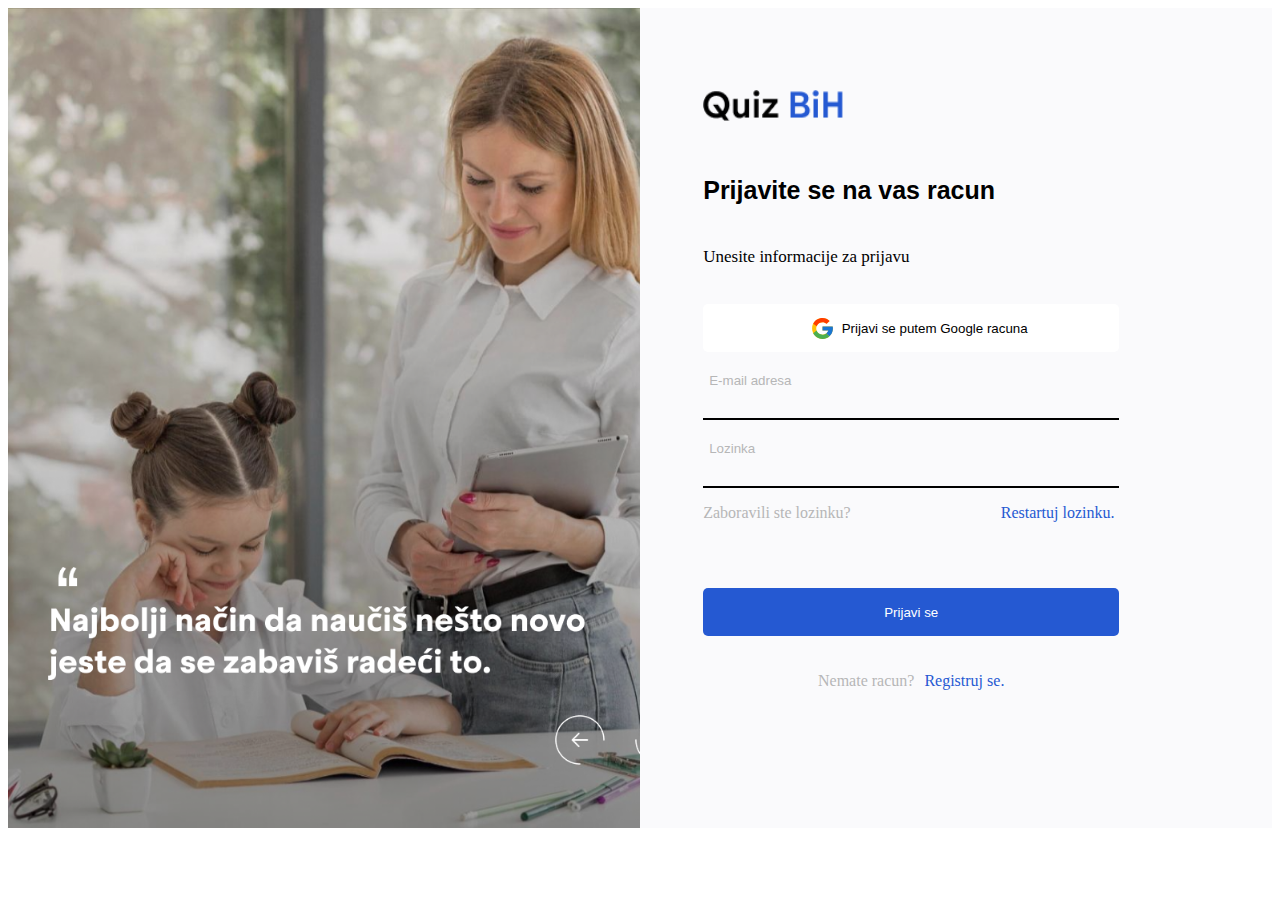
<file: log in/index.html>
<!DOCTYPE html>
<html lang="en">
<head>
    <meta charset="UTF-8">
    <meta http-equiv="X-UA-Compatible" content="IE=edge">
    <meta name="viewport" content="width=device-width, initial-scale=1.0">
    <title>Document</title>
    <link rel="stylesheet" href="style.css">
</head>
<body>
    <div class="parent">
        <div class="left">
            <img class="velikaslika" src="./Frame 35.png">
        </div>
        <div class="right">
            <div class="right1">
            <img class="logo" src="./Quiz BiH copy.png">
            <p class="naslov">Prijavite se na vas racun</p>
            <p class="podnaslov">Unesite informacije za prijavu</p>
            <button class="btn">
                <img class="btnslika" src="./icons8-google.svg">
                <p class="btntext">Prijavi se putem Google racuna</p>
            </button>

<button class="email">E-mail adresa</button>
        <button class="lozinka">Lozinka</button>
        <div class="malitextovi">
        <p class="malitext1">Zaboravili ste lozinku?</p>
        <p class="malitext2">Restartuj lozinku.</p>
        </div>
        <button class="prijavabtn">Prijavi se</button>
        <div class="malitextovi2">
        <p class="malitext3">Nemate racun?</p>
        <p class="malitext4">Registruj se.</p>
</div>
</div>
        </div>

    </div>
    <script src="./login.js"></script>
</body>
</html>
</file>
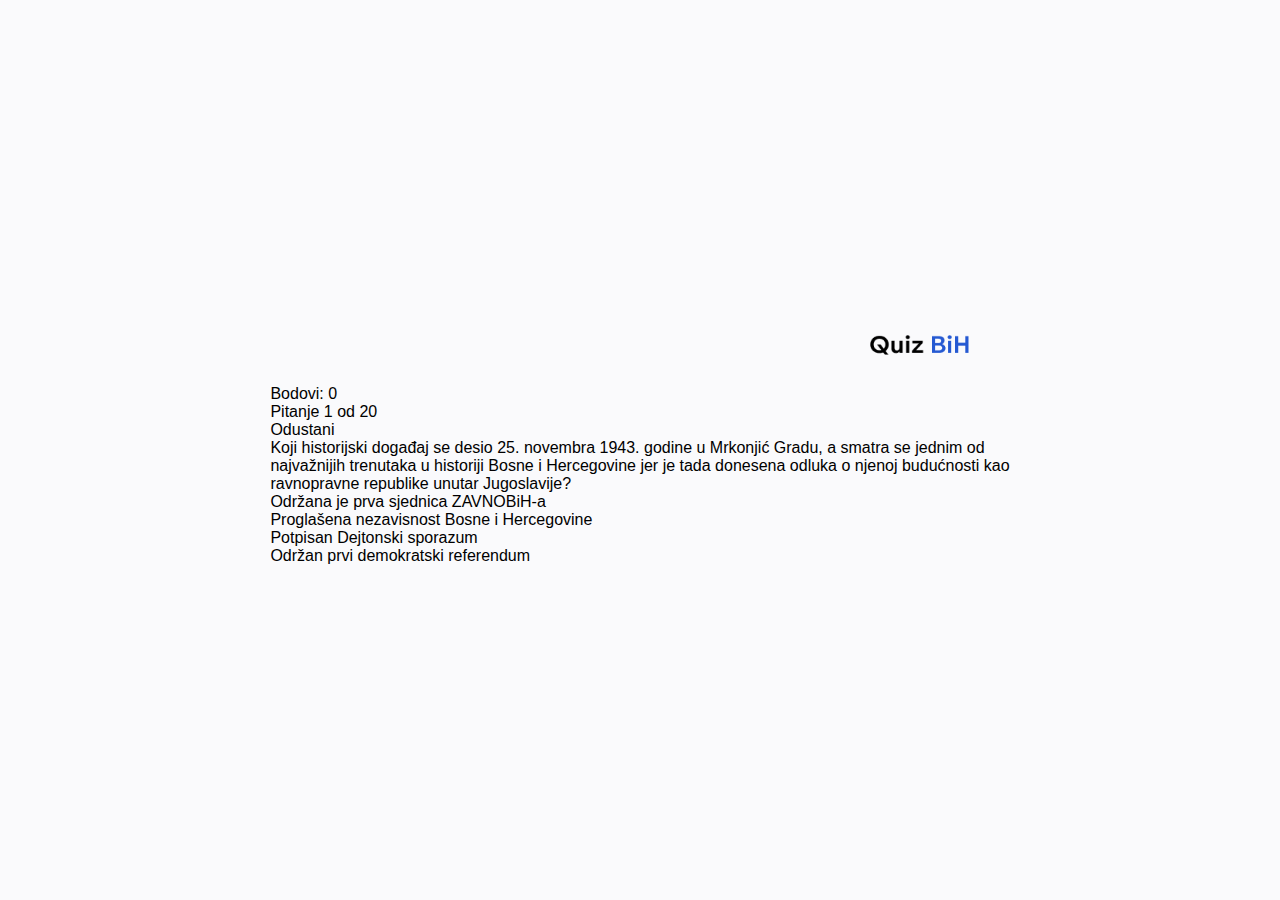
<file: quiz/index.html>
<!DOCTYPE html>
<html lang="en">
<head>
    <meta charset="UTF-8">
    <meta name="viewport" content="width=device-width, initial-scale=1.0">
    <title>Document</title>
    <link rel="stylesheet" href="./style.css">
</head>
<body>
    <div id="parent">
        <div class="slika">
            <img src="../log in/Quiz BiH copy.png" class="logo">
        </div>
        <div class="nav">
            <div class="bodovi">
                <p>Bodovi: 0</p>
            </div>
            <div class="brojPitanja">
                <p>Pitanje 1 od 20</p>
            </div>
            <div class="odustani">
                <p>Odustani</p>
            </div>
        </div>
        <div class="pitanje">
            <p class="question">Koji historijski događaj se desio 25. novembra 1943. godine u Mrkonjić Gradu, a smatra se jednim od <br>najvažnijih trenutaka u historiji Bosne i Hercegovine jer je tada donesena odluka o njenoj budućnosti kao <br>ravnopravne republike unutar Jugoslavije?</p>
        </div>
    <div class="odgovori">
        <div class="odgovor">
            <p>Održana je prva sjednica ZAVNOBiH-a </p>
        </div>
        <div class="odgovor">
            <p>Proglašena nezavisnost Bosne i Hercegovine</p>
        </div>
        <div class="odgovor">
            <p>Potpisan Dejtonski sporazum</p>
        </div>
        <div class="odgovor">
            <p>Održan prvi demokratski referendum</p>
        </div>
    </div>
    </div>
</body>
</html>
</file>
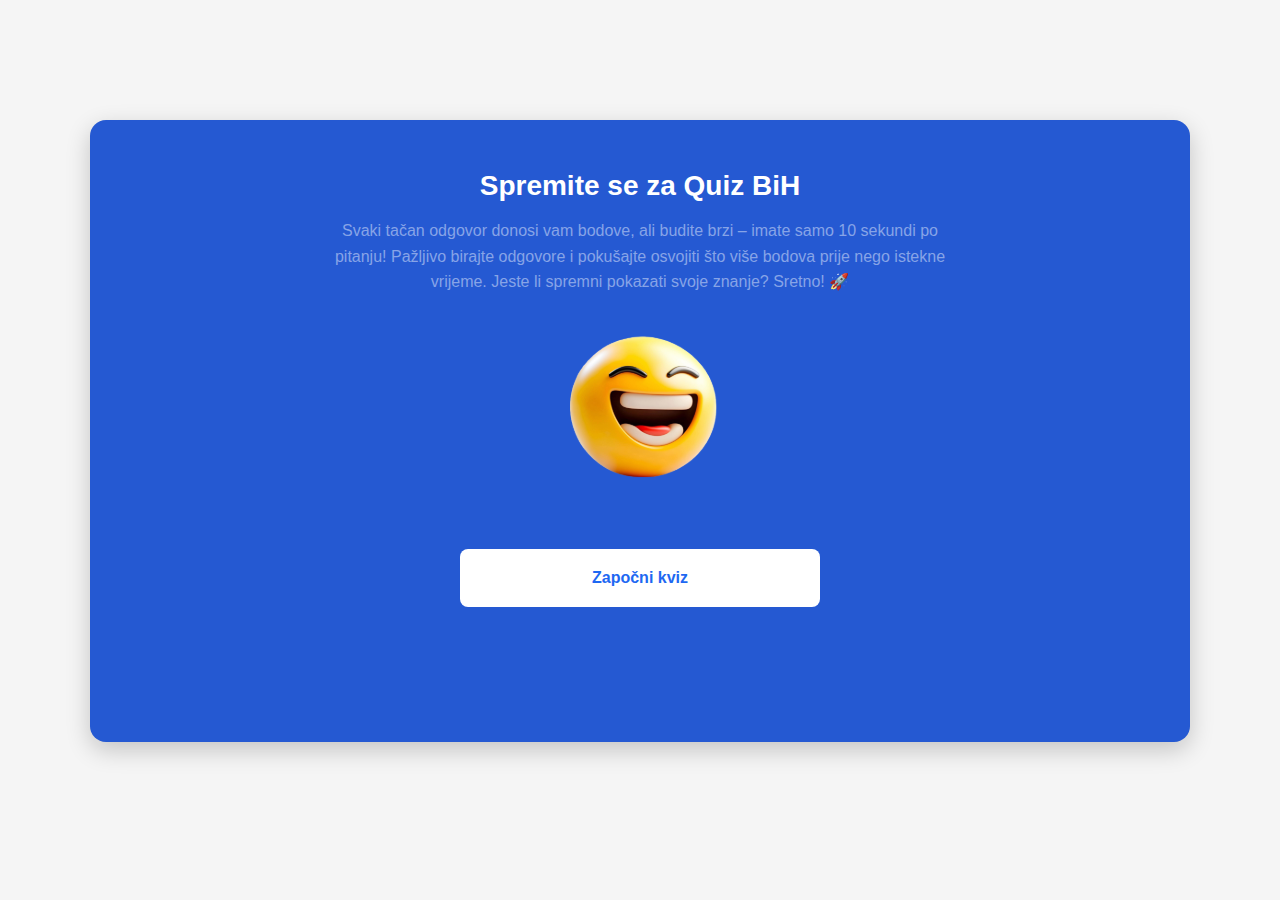
<file: zapocni/index.html>
<!DOCTYPE html>
<html lang="en">
<head>
    <meta charset="UTF-8">
    <meta http-equiv="X-UA-Compatible" content="IE=edge">
    <meta name="viewport" content="width=device-width, initial-scale=1.0">
    <title>Document</title>
    <link rel="stylesheet" href="zapocni.css">
</head>
<body>
    <div class="quiz-container">
        <div class="quiz-card">
          <h1>Spremite se za Quiz BiH</h1>
          <p class="p1">
            Svaki tačan odgovor donosi vam bodove, ali budite brzi – imate samo 10 sekundi po</p>
            <p class="p1"> pitanju! Pažljivo birajte odgovore i pokušajte osvojiti što više bodova prije nego istekne </p>
            <p class="p1"> vrijeme. Jeste li spremni pokazati svoje znanje? Sretno! 🚀
       </p>
          <img src="./smily.svg" alt="Smiley emoji" class="emoji" />
          <a href="../quiz/index.html">
          <button class="start-button">Započni kviz</button>
        </a>
        </div>
      </div>
      <script src="./zapocni.js"></script>
</body>
</html>
</file>
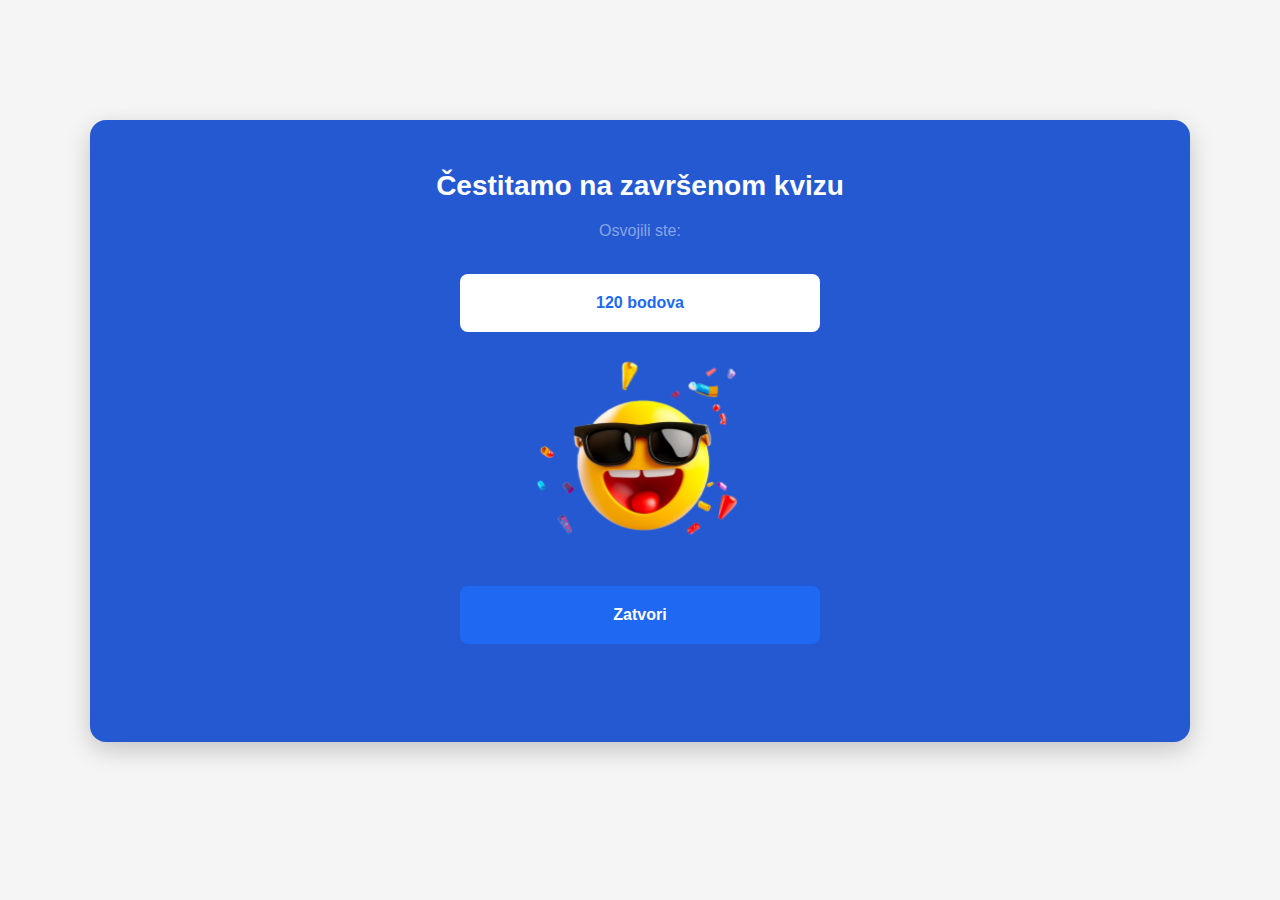
<file: zavrsi/index.html>
<!DOCTYPE html>
<html lang="en">
<head>
    <meta charset="UTF-8">
    <meta http-equiv="X-UA-Compatible" content="IE=edge">
    <meta name="viewport" content="width=device-width, initial-scale=1.0">
    <title>Document</title>
    <link rel="stylesheet" href="zavrsi.css">
</head>
<body>
    <div class="quiz-container">
        <div class="quiz-card">
          <h1>Čestitamo na završenom kvizu</h1>
          <p class="p1">Osvojili ste: </p>
          <button class="start-button">120 bodova</button>
          <img src="./sunsmiley.svg" alt="Smiley emoji" class="emoji" />
          <button class="zatvori-button">Zatvori</button>
        </div>
      </div>
</body>
</html>
</file>
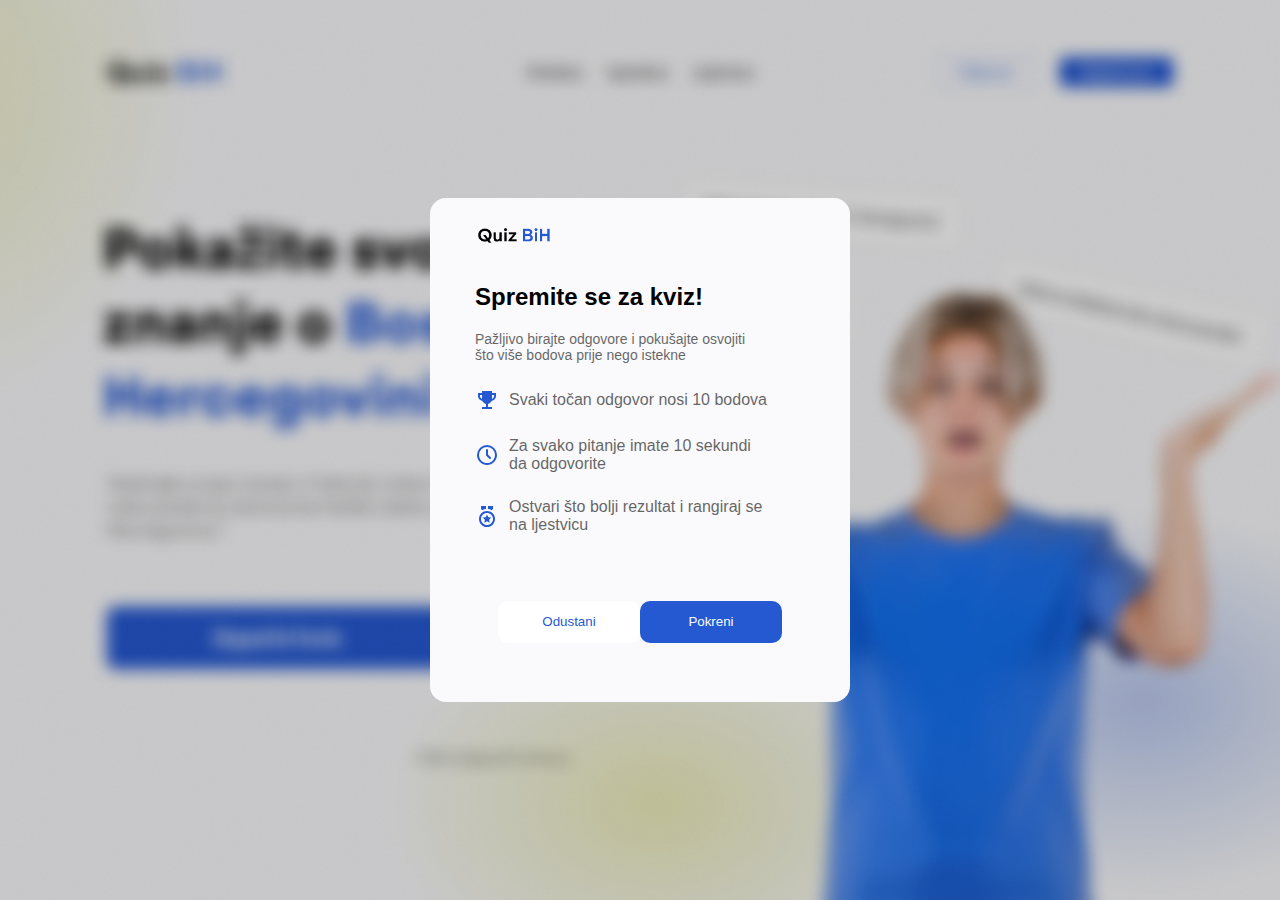
<file: zapconinova.html/zapocni.html>
<!DOCTYPE html>
<html lang="en">
<head>
    <meta charset="UTF-8">
    <meta name="viewport" content="width=device-width, initial-scale=1.0">
    <title>Document</title>
    <link rel="stylesheet" href="./zapconi.css">
</head>
<body>
    <div class="parent">
        <div class="main">
            <div class="logoo">
                <img src="../slike/Quiz BiH.png" class="logo">
            </div>
            <div class="divv">
                <p class="spremi">Spremite se za kviz!</p>
                <p class="pažljivo">Pažljivo birajte odgovore i pokušajte osvojiti <br>što više bodova prije nego istekne</p>
            </div>
            <div class="mama">
             <div class="div">
                <img src="./material-symbols_trophy-sharp.svg" class="emoji">
                <p class="text">Svaki točan odgovor nosi 10 bodova</p>
             </div>
             <div class="div">
                <img src="./tabler_clock.svg" class="emoji">
                <p class="text">Za svako pitanje imate 10 sekundi<br> da odgovorite</p>
             </div>
             <div class="div">
                <img src="./ri_medal-line.svg" class="emoji">
                <p class="text">Ostvari što bolji rezultat i rangiraj se <br>na ljestvicu</p>
             </div>
            </div>
            <div class="batoni">
                <button class="btn">Odustani</button>
                <button class="btn2">Pokreni</button>
            </div>
        </div>
    </div>
</body>
</html>
</file>
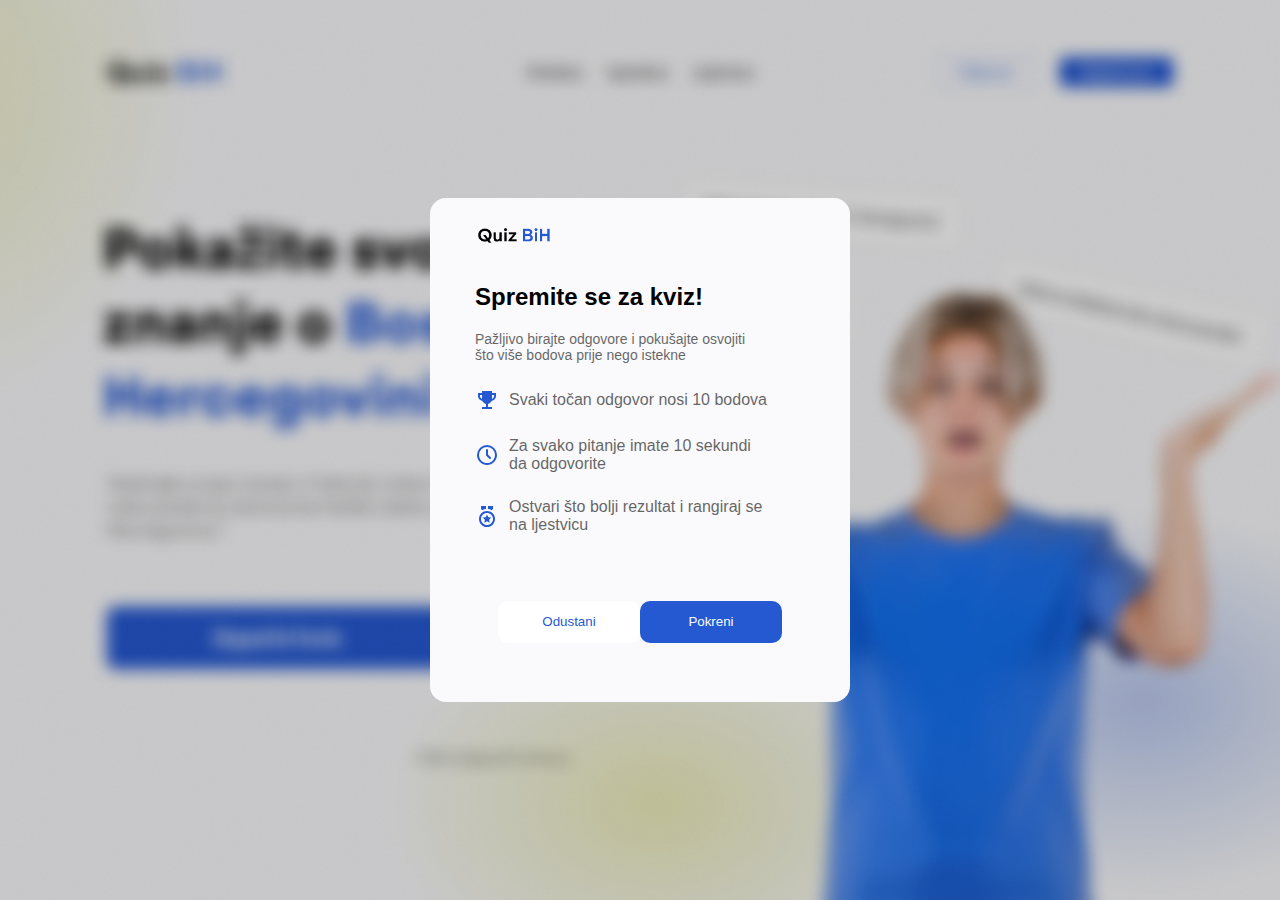
<file: zapocni.html/zapocni.html>
<!DOCTYPE html>
<html lang="en">
<head>
    <meta charset="UTF-8">
    <meta name="viewport" content="width=device-width, initial-scale=1.0">
    <title>Document</title>
    <link rel="stylesheet" href="./zapconi.css">
</head>
<body>
    <div class="parent">
        <div class="main">
            <div class="logoo">
                <img src="../slike/Quiz BiH.png" class="logo">
            </div>
            <div class="divv">
                <p class="spremi">Spremite se za kviz!</p>
                <p class="pažljivo">Pažljivo birajte odgovore i pokušajte osvojiti <br>što više bodova prije nego istekne</p>
            </div>
            <div class="mama">
             <div class="div">
                <img src="./material-symbols_trophy-sharp.svg" class="emoji">
                <p class="text">Svaki točan odgovor nosi 10 bodova</p>
             </div>
             <div class="div">
                <img src="./tabler_clock.svg" class="emoji">
                <p class="text">Za svako pitanje imate 10 sekundi<br> da odgovorite</p>
             </div>
             <div class="div">
                <img src="./ri_medal-line.svg" class="emoji">
                <p class="text">Ostvari što bolji rezultat i rangiraj se <br>na ljestvicu</p>
             </div>
            </div>
            <div class="batoni">
                <a href="../kviz/index.html">
                <button class="btn">Odustani</button>
            </a>
            <a href="../pitanja/index.html">
                <button class="btn2">Pokreni</button>
            </a>
            </div>
        </div>
    </div>
</body>
</html>
</file>
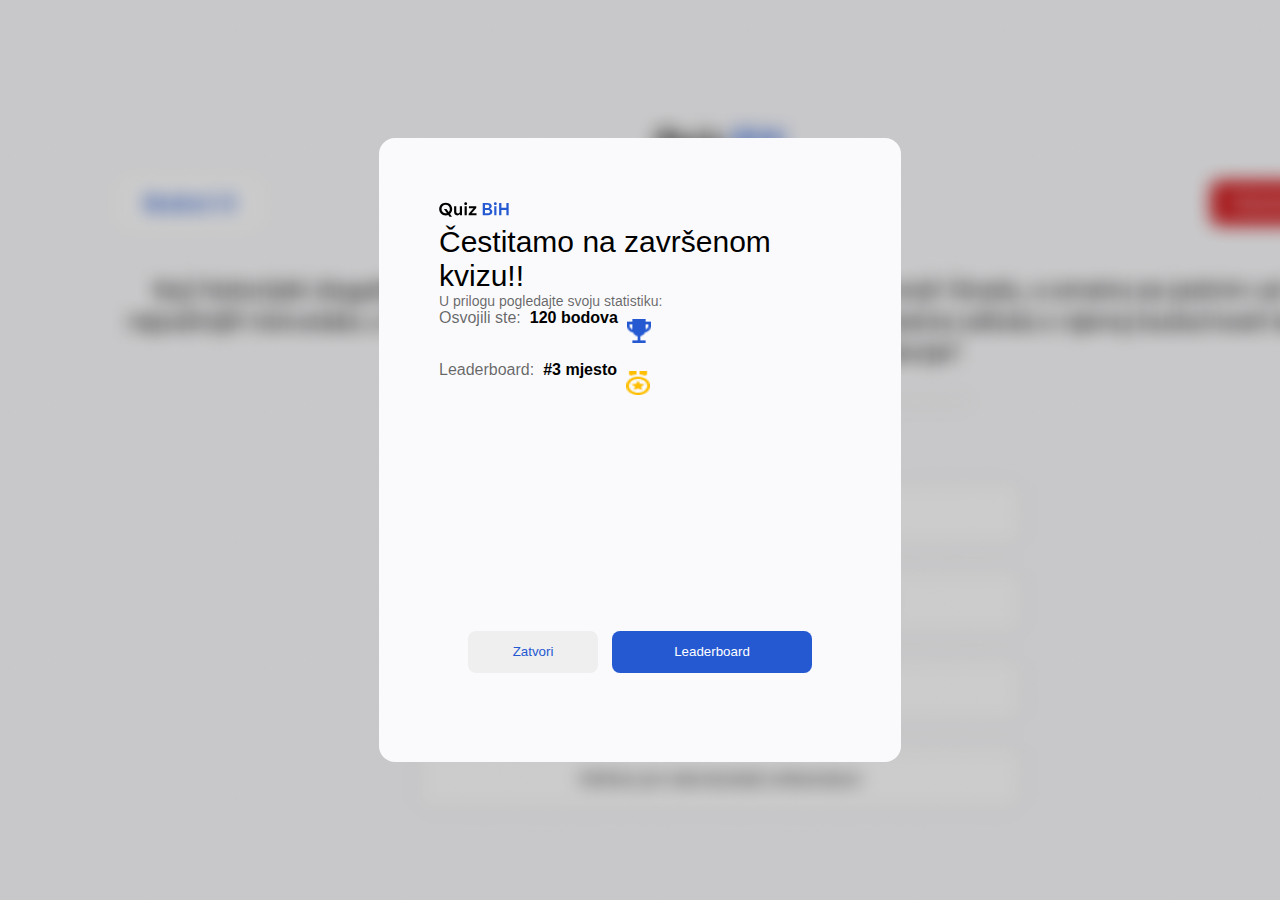
<file: zapocninova/zapocni.html>
<!DOCTYPE html>
<html lang="en">
<head>
    <meta charset="UTF-8">
    <meta http-equiv="X-UA-Compatible" content="IE=edge">
    <meta name="viewport" content="width=device-width, initial-scale=1.0">
    <title>Document</title>
    <link rel="stylesheet" href="./zapocni.css">
</head>
<body>
  <div class="parent10">
  <div class="parent">
    <div class="gornji">
  <img class="logo" src="./Quiz BiH.svg">
    <p class="glavnitekst">Čestitamo na završenom kvizu!!</p>
    <p class="donjitekst">U prilogu pogledajte svoju statistiku:</p>
    <div class="bodovidiv">
    <p class="bodovi1">Osvojili ste: </p>
    <p class="bodovi2">120 bodova</p>
    <img class="bodoviimg" src="./Vector.png">
    </div>
    <div class="boarddiv">
    <p class="board1">Leaderboard:</p>
    <p class="board2">#3 mjesto</p>
    <img class="boardimg" src="./Vector copy.png">
    </div>
    </div>
    <div class="donji">
      <button class="btn1">Zatvori</button>
      <button class="btn2">Leaderboard</button>
    </div>
  </div>
  </div>
</body>
</html>
</file>
<file: log in/style.css>
.parent{
    height: 820px;
    width: 100%;
    display: flex;
    flex-direction: row;
}
.logo{
    padding-bottom: 30px;
    width: 140px;
    height: 31px;
}
.left{
    width: 50%;
    height: 820px;
    background-color: pink;
}
.velikaslika{
    height: 820px;
}
.right{
    width: 50%;
    height: 820px;
    background-color: #FAFAFC;
      display: flex;
    flex-direction: column;
    justify-content:center;
    align-items: center;

}
.right1{
    width: 80%;
    height: 80%;
    background-color: #FAFAFC;
    display: flex;
    flex-direction: column;
}
.naslov{
    font-size: 25px;
    font-weight: bold;
    font-family:'Lucida Sans', 'Lucida Sans Regular', 'Lucida Grande', 'Lucida Sans Unicode', Geneva, Verdana, sans-serif;

 
}
.podnaslov{
    font-size: 17px;
padding-bottom: 20px;

}

.btn{
    width: 416px;
    height: 48px;
    border-radius: 5px;
    background-color: #FFFFFF;
    border: #FFFFFF;
    display: flex;
    align-items: center;
    justify-content: center;
margin-bottom: 20px;
  
}
.btnslika{
    height: 25px;
    width: 25px;
    align-self: center;
    margin-left: 15px;
    margin-right: 7px;
    border-radius: 50%;
}
.email{
    width: 416px;
    height: 48px;

    background-color: #FAFAFC;
    color: #b6b6b7;

  border-top: #FAFAFC;
  border-left: #FAFAFC;
  border-right: #FAFAFC;
display: flex;
margin-bottom: 20px;
}
.lozinka{
    width: 416px;
    height: 48px;
   
    background-color: #FAFAFC;
    color: #b6b6b7;

  border-top: #FAFAFC;
  border-left: #FAFAFC;
  border-right: #FAFAFC;
display: flex;
}
.malitextovi{
    width: 620px;
    height: 50px;
margin-bottom: 50px;
    display: flex;
    gap: 150px;
}
.malitext1{
    color: #b6b6b7;
}
.malitext2{
    color: #2559D2;
}
.prijavabtn{
    width: 416px;
    height: 48px;
    border-radius: 5px;
    background-color: #2559D2;
    border: #FFFFFF;
    color: #FFFFFF;
    display: flex;
    align-items: center;
    justify-content: center;
margin-bottom: 20px;
  
}
.malitextovi2{
    width: 416px;
    height: 50px;

    display: flex;
    justify-content: center;
    align-items: center;
    gap: 10px;
}
.malitext3{
    color: #b6b6b7;
}
.malitext4{
    color: #2559D2;
}
</file>
<file: quiz/style.css>
* {
    box-sizing: border-box;
    margin: 0;
    padding: 0;
    font-family: 'Segoe UI', sans-serif;
  }
  
  body {
    background-color: #FAFAFC;
    display: flex;
    justify-content: center;
    align-items: center;
    min-height: 100vh;
  }
  
  .quiz-container {
   width: 1440px;
    height: 1024px;
    background: white;
    padding: 40px;
    border-radius: 12px;
    box-shadow: 0 0 20px rgba(0,0,0,0.05);
    position: relative;
    display: flex;
    flex-direction: column;
  }
  
  .quiz-header {
    text-align: center;
    margin-bottom: 20px;
  display: flex;
justify-content: flex-start;
align-items: center;

 
  }
  .quiz-header2 {
    text-align: center;
    margin-bottom: 20px;
  display: flex;
justify-content: center;
align-items: center;
flex-direction: column;
 
  }
  
  .score {
    color: #3c6ff7;
    font-weight: bold;
    font-size: 16px;
    float: left;

  }
  
  .highlight {
    color: #3c6ff7;
  
  }
  
  .question-count {
    font-size: 14px;
    color: gray;
    margin-top: 5px;
    justify-content: flex-end;
  }
  
  .question-text {
    margin: 60px 0;
    font-size: 18px;
    text-align: center;
  }
  
  .progress-bar {
    width: 30%;
    height: 6px;
    background-color: #eee;
    border-radius: 3px;
    margin-bottom: 100px;
margin-left: 480px;
  }
  
  .progress {
    width: 30%;
    height: 100%;
    background-color: #3c6ff7;

  }
  
  .answers {
 
    display: flex;
    flex-direction: column;
    gap: 40px;
    margin-top: 20px;
    align-items: center;
  }
  
  .answers button {
    width: 600px;
    height: 400px;
    padding: 12px 20px;
    background-color: #f2f2f2;
    border: none;
    border-radius: 8px;
    font-size: 16px;
    cursor: pointer;
    transition: background 0.2s;
  }
  
  .answers button:hover {
    background-color: #e0e0e0;
  }
  
  .quit-button {
    position: absolute;
    top: 20px;
    right: 30px;
    background-color: #d33c3c;
    color: white;
    border: none;
    padding: 8px 14px;
    border-radius: 6px;
    cursor: pointer;
  }




  .stats {
    display: flex;
    justify-content: center;
    gap: 10px;
    margin-bottom: 20px;
 
  }
  
  .stat {
    padding: 10px 16px;
background-color: #f9f7f7;
    font-weight: 600;
    color: white;
    font-size: 14px;
    display: flex;
    align-items: center;
    justify-content: center;
    min-width: 150px;
  }
  
  .stat.blue { color: #3c6ff7; }
  .stat.yellow {color: #fde68a; color: #111827; }
  .stat.red { color: #f87171; }
  .stat.purple { color: #c084fc; }
  
  .question-box {


    background-color: white;
    border-radius: 12px;
  margin-left: 230px;
    box-shadow: 0 0 20px rgba(0, 0, 0, 0.08);
    overflow: hidden;
    width: 932px;
    height: 700px;
  }
  
  .question-header {
    background-color: #3c6ff7;
    color: white;
    padding: 16px 24px;
    display: flex;
    justify-content: space-between;
    align-items: center;
    font-weight: bold;
    font-size: 15px;
  }
  
  .end-btn {
    background-color: white;
    color: #3c6ff7;
    border: none;
    border-radius: 6px;
    padding: 6px 12px;
    cursor: pointer;
    font-weight: bold;
    font-size: 13px;
  }
  
  .question-text {
    padding: 20px 24px 10px;
    font-size: 16px;
    color: #333;
  }
  
  .progress-bar2 {
    height: 5px;
    background-color: #eee;
    margin: 0 24px 20px;
    border-radius: 10px;
    overflow: hidden;
  }
  
  .progress2 {
    width: 5%;
    height: 100%;
    background-color: #3c6ff7;
  }
  
  .answers2 {
    display: flex;
    flex-direction: column;
    gap: 25px;
    padding: 0 24px 24px;
    margin-top: 80px;
  }
  
  .answer2 {
    display: flex;
    align-items: center;
    background-color: #f9f9f9;
    border-radius: 8px;
    padding: 12px 16px;
    cursor: pointer;
    transition: background 0.2s;
    font-size: 15px;
    box-shadow: 0 1px 3px rgba(0, 0, 0, 0.05);
  }
  
  .answer2:hover {
    background-color: #ececec;
  }
  
  .letter {
    background-color: #e5e7eb;
    color: #111;
    font-weight: bold;
    border-radius: 50%;
    width: 28px;
    height: 28px;
    display: inline-flex;
    justify-content: center;
    align-items: center;
    margin-right: 14px;
  }

  .quiz-container2 {
    width: 1440px;
     height: 1024px;
     background: white;
     padding: 40px;
     border-radius: 12px;
     box-shadow: 0 0 20px rgba(0,0,0,0.05);
     position: relative;
     display: flex;
     flex-direction: column;
   }
   .logo{
    padding-bottom: 30px;
    width: 99px;
 display: flex;
margin-left:600px ;
}
</file>
<file: zapocni/zapocni.css>
* {

    margin: 0;
    padding: 0;
    font-family: 'Segoe UI', Tahoma, Geneva, Verdana, sans-serif;
  }
  
  body {
    background-color: #f5f5f5;
    display: flex;
    justify-content: center;
    align-items: center;
 
  }
  
  .quiz-container {
    padding: 20px;

  }
  
  .quiz-card {
    background-color: #2559D2;
       width: 1100px;
    height: 572px;
    color: #fff;
   
    border-radius: 16px;
 display: flex;
 align-items: center;
margin: 100px;
padding-top: 50px;
 flex-direction: column;
    text-align: center;
    box-shadow: 0 8px 24px rgba(0, 0, 0, 0.2);
    position: relative;
  }
  .p1{
    color: #87a4e7;
    
  }
  .quiz-card h1 {
    font-size: 28px;
    margin-bottom: 16px;
  }
  
  .quiz-card p {
    font-size: 16px;
    line-height: 1.6;

  }
  
  .emoji {
    width: 230px;
    height: 230px;
    margin-bottom: 24px;
  }
  
  .start-button {
    background-color: #fff;
    color: #1e68f2;
    border: none;
    width: 360px;
    height: 58px;
    padding: 12px 24px;
    border-radius: 8px;
    font-size: 16px;
    font-weight: bold;
    cursor: pointer;
    transition: background 0.3s;
  }
  
  .start-button:hover {
    background-color: #e6e6e6;
  }
</file>
<file: zavrsi/zavrsi.css>
* {
    margin: 0;
    padding: 0;
    font-family: 'Segoe UI', Tahoma, Geneva, Verdana, sans-serif;
  }
  
  body {
    background-color: #f5f5f5;
    display: flex;
    justify-content: center;
    align-items: center;
  }
  .quiz-container {
    padding: 20px;

  }
  .quiz-card {
    background-color: #2559D2;
       width: 1100px;
    height: 572px;
    color: #fff;
   
    border-radius: 16px;
 display: flex;
 align-items: center;
margin: 100px;
padding-top: 50px;
 flex-direction: column;
    text-align: center;
    box-shadow: 0 8px 24px rgba(0, 0, 0, 0.2);
    position: relative;
  }
  .p1{
    color: #87a4e7;
    padding-bottom: 30px;
    
  }
  .quiz-card h1 {
    font-size: 28px;
    margin-bottom: 16px;
  }
  
  .quiz-card p {
    font-size: 16px;
    line-height: 1.6;

  }
  
  .emoji {
    width: 230px;
    height: 230px;
    margin-bottom: 24px;
  }
  
  .start-button {
    background-color: #fff;
    color: #1e68f2;
    border: none;
    width: 360px;
    height: 58px;
    padding: 12px 24px;
    border-radius: 8px;
    font-size: 16px;
    font-weight: bold;
    cursor: pointer;
    transition: background 0.3s;
  }
  
  .start-button:hover {
    background-color: #e6e6e6;
  }

  .zatvori-button {
    width: 269px;
    height: 58px;
    background-color: #1e68f2;
    color: #fff;
    border: none;
    width: 360px;
    height: 58px;
    padding: 12px 24px;
    border-radius: 8px;
    font-size: 16px;
    font-weight: bold;
    cursor: pointer;
    transition: background 0.3s;
  }
  
  .zatvori-button:hover {
    background-color: #3c7bf0;
  }
</file>
<file: zapconinova.html/zapconi.css>
*{
    padding: 0px;
    margin: 0px;
    font-family: 'Steradian Trial', sans-serif;
}
.parent{
    height: 100vh;
    width: 100%;
    background-image:url(Rectangle\ 2.png);
    background-size: cover;
    background-repeat: no-repeat;
    display: flex;
    align-items: center;
    justify-content: center;
}
.main{
    background-color: #FAFAFC;
    width: 420px;
    height: 504px;
    border-radius: 16px;
    display: flex;
    flex-direction: column;
    
}
.logo{
    height: 15px;
}
.spremi{
    font-size: 24px;
    font-weight: 700;
    margin-left: 45px;
}
.pažljivo{
    font-size: 14px;
    color: black;
    opacity: 60%;
    margin-left: 45px;
    margin-top: 20px;
}
.emoji{
    margin-right: 10px;
}
.text{
    font-size: 16px;
    color: black;
    opacity: 60%;
}
.div{
    width: 100%;
    display: flex;
    align-items: center;
    margin-top: 25px;
    margin-bottom: 20px;
    justify-content: left;
    margin-left: 45px;
}
.logoo{
    width: 40%;
    display: flex;
    align-items: center;
    justify-content: center;
    margin-top: 30px;
    margin-bottom: 40px;
}
.btn{
    width: 142px;
    height: 42px;
    border-radius: 10px;
    color: #2559D2;
    background-color: white;
    text-decoration: none;
    border: 0px;
}
.btn2{
    width: 142px;
    height: 42px;
    border-radius: 10px;
    background-color: #2559D2;
    color:#FAFAFC ;
    text-decoration: none;
    border: 0px;
}
.batoni{
    height: 15vh;
    display: flex;
    align-items: center;
    justify-content: center;
}
</file>
<file: zapocni.html/zapconi.css>
*{
    padding: 0px;
    margin: 0px;
    font-family: 'Steradian Trial', sans-serif;
}
.parent{
    height: 100vh;
    width: 100%;
    background-image:url(Rectangle\ 2.png);
    background-size: cover;
    background-repeat: no-repeat;
    display: flex;
    align-items: center;
    justify-content: center;
}
.main{
    background-color: #FAFAFC;
    width: 420px;
    height: 504px;
    border-radius: 16px;
    display: flex;
    flex-direction: column;
    
}
.logo{
    height: 15px;
}
.spremi{
    font-size: 24px;
    font-weight: 700;
    margin-left: 45px;
}
.pažljivo{
    font-size: 14px;
    color: black;
    opacity: 60%;
    margin-left: 45px;
    margin-top: 20px;
}
.emoji{
    margin-right: 10px;
}
.text{
    font-size: 16px;
    color: black;
    opacity: 60%;
}
.div{
    width: 100%;
    display: flex;
    align-items: center;
    margin-top: 25px;
    margin-bottom: 20px;
    justify-content: left;
    margin-left: 45px;
}
.logoo{
    width: 40%;
    display: flex;
    align-items: center;
    justify-content: center;
    margin-top: 30px;
    margin-bottom: 40px;
}
.btn{
    width: 142px;
    height: 42px;
    border-radius: 10px;
    color: #2559D2;
    background-color: white;
    text-decoration: none;
    border: 0px;
    cursor: pointer;
}
.btn2{
    width: 142px;
    height: 42px;
    border-radius: 10px;
    background-color: #2559D2;
    color:#FAFAFC ;
    text-decoration: none;
    border: 0px;
    cursor: pointer;
}
.batoni{
    height: 15vh;
    display: flex;
    align-items: center;
    justify-content: center;
}
</file>
<file: zapocninova/zapocni.css>
*{
  font-family: 'Steradian Trial', sans-serif;
  padding: 0px;
  margin: 0px;
}
.parent10{
  background-image: url(./Rectangle\ 2\ \(1\).png);
  width: 100%;
  height: 100vh;
    display: flex;
 justify-content: center;
 align-items: center;
}
.parent{
display: flex;
flex-direction: column;
width: 402px;
height: 504px;
border-radius: 16px;
background-color: #FAFAFC;

padding: 60px;
}
.logo{
width: 70px;
height: 23px;
}
.gornji{
  height: 80%;
width: 402px;
}

.glavnitekst{
font-size: 30px;
font-weight: 500;
color: #000000;
}
.donjitekst{
  font-size: 14px;
  color: #00000099;
  font-weight: 400;
  padding-top: 0px;
}
.donji{
  display: flex;
  flex-direction:row;
  align-items: center;
  justify-content: center;
gap: 14px;
  width: 402px;
  height:20%;
 
}
.btn1{
width: 130px;
height: 42px;
color: #2559D2;
border-radius: 8px;
border: none;
}
.btn2{
  width: 200px;
  height: 42px;
  background-color: #2559D2;
  color: white;
  border-radius: 8px;
  border: none;
  }
  .bodovidiv{
    width: 402px;
gap: 9px;
   display: flex;
   flex-direction: row;
    height: 13%;

  }
  .boarddiv{
    width: 402px;
    gap: 9px;
    display: flex;
    flex-direction: row;
   
    height: 13%;
  
  }
  .bodoviimg{
    width: 24px;
    height: 24px;
    padding-top: 10px;
  }
  .boardimg{
    width: 24px;
    height: 24px;
  padding-top: 10px;
  }
  .bodovi2{
    font-weight: 600;
  }
  .bodovi1{
    color: #00000099;
  }
  .board2{
    font-weight: 600;
  }
  .board1{
    color: #00000099;
  }
</file>
